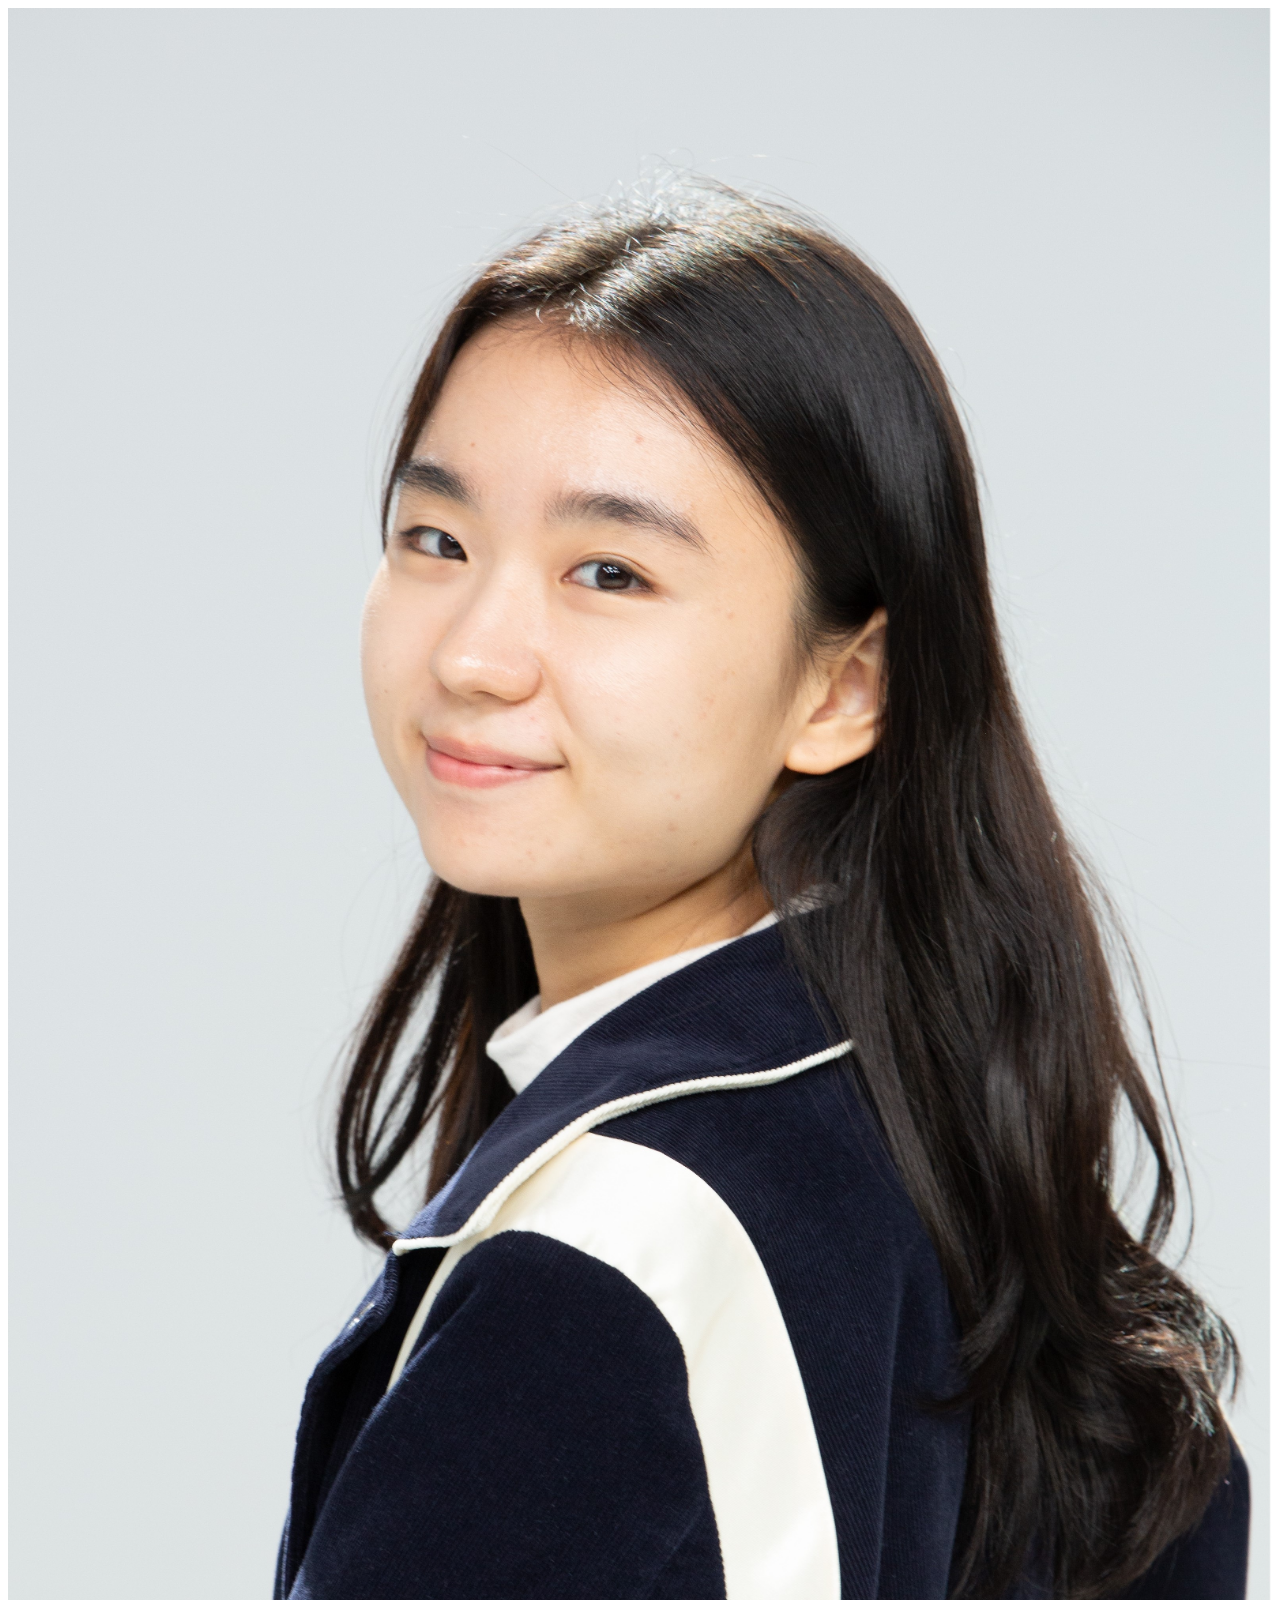
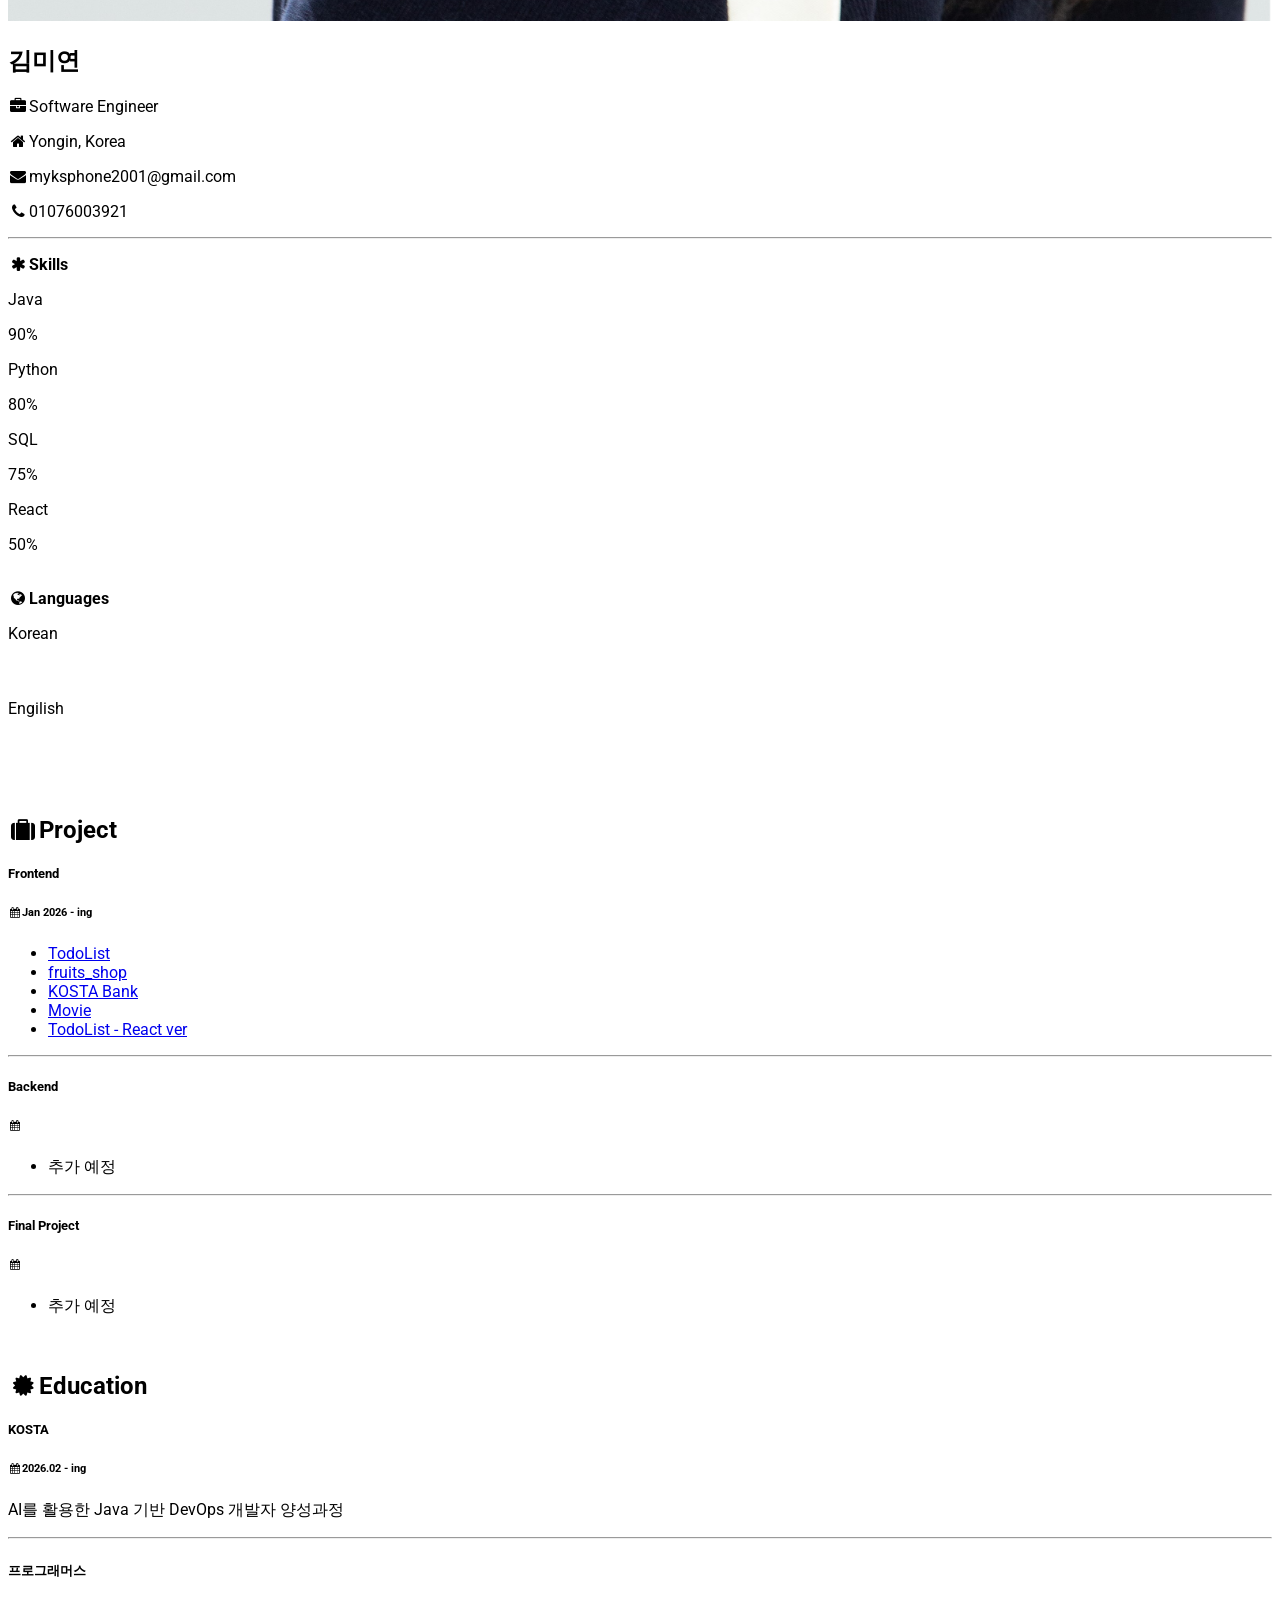
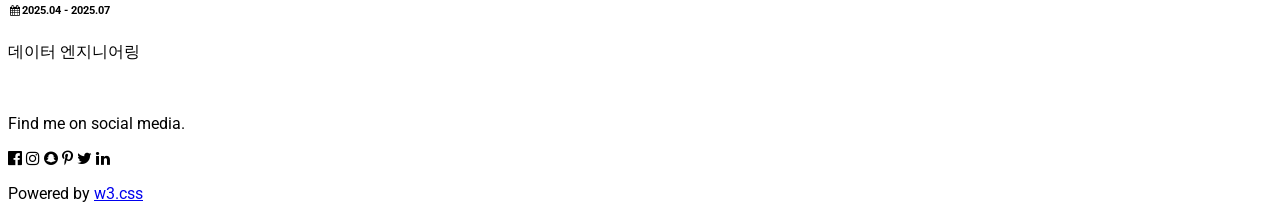
<file: index.html>
<!doctype html>
<html>
  <head>
    <title>Miyeon PortFolio</title>
    <meta charset="UTF-8" />
    <meta name="viewport" content="width=device-width, initial-scale=1" />
    <link rel="stylesheet" href="https://www.w3schools.com/w3css/5/w3.css" />
    <link
      rel="stylesheet"
      href="https://fonts.googleapis.com/css?family=Roboto"
    />
    <link
      rel="stylesheet"
      href="https://cdnjs.cloudflare.com/ajax/libs/font-awesome/4.7.0/css/font-awesome.min.css"
    />
    <style>
      html,
      body,
      h1,
      h2,
      h3,
      h4,
      h5,
      h6 {
        font-family: "Roboto", sans-serif;
      }
    </style>
  </head>
  <body class="w3-light-grey">
    <!-- Page Container -->
    <div class="w3-content w3-margin-top" style="max-width: 1400px">
      <!-- The Grid -->
      <div class="w3-row-padding">
        <!-- Left Column -->
        <div class="w3-third">
          <div class="w3-white w3-text-grey w3-card-4">
            <div class="w3-display-container">
              <img src="img/miyeon.JPG" style="width: 100%" alt="miyeon" />
              <div class="w3-display-bottomleft w3-container w3-text-white">
                <h2>김미연</h2>
              </div>
            </div>
            <div class="w3-container">
              <p>
                <i
                  class="fa fa-briefcase fa-fw w3-margin-right w3-large w3-text-teal"
                ></i
                >Software Engineer
              </p>
              <p>
                <i
                  class="fa fa-home fa-fw w3-margin-right w3-large w3-text-teal"
                ></i
                >Yongin, Korea
              </p>
              <p>
                <i
                  class="fa fa-envelope fa-fw w3-margin-right w3-large w3-text-teal"
                ></i
                >myksphone2001@gmail.com
              </p>
              <p>
                <i
                  class="fa fa-phone fa-fw w3-margin-right w3-large w3-text-teal"
                ></i
                >01076003921
              </p>
              <hr />

              <p class="w3-large">
                <b
                  ><i
                    class="fa fa-asterisk fa-fw w3-margin-right w3-text-teal"
                  ></i
                  >Skills</b
                >
              </p>
              <p>Java</p>
              <div class="w3-light-grey w3-round-xlarge w3-small">
                <div
                  class="w3-container w3-center w3-round-xlarge w3-teal"
                  style="width: 90%"
                >
                  90%
                </div>
              </div>
              <p>Python</p>
              <div class="w3-light-grey w3-round-xlarge w3-small">
                <div
                  class="w3-container w3-center w3-round-xlarge w3-teal"
                  style="width: 80%"
                >
                  <div class="w3-center w3-text-white">80%</div>
                </div>
              </div>
              <p>SQL</p>
              <div class="w3-light-grey w3-round-xlarge w3-small">
                <div
                  class="w3-container w3-center w3-round-xlarge w3-teal"
                  style="width: 75%"
                >
                  75%
                </div>
              </div>
              <p>React</p>
              <div class="w3-light-grey w3-round-xlarge w3-small">
                <div
                  class="w3-container w3-center w3-round-xlarge w3-teal"
                  style="width: 50%"
                >
                  50%
                </div>
              </div>
              <br />

              <p class="w3-large w3-text-theme">
                <b
                  ><i class="fa fa-globe fa-fw w3-margin-right w3-text-teal"></i
                  >Languages</b
                >
              </p>
              <p>Korean</p>
              <div class="w3-light-grey w3-round-xlarge">
                <div
                  class="w3-round-xlarge w3-teal"
                  style="height: 24px; width: 100%"
                ></div>
              </div>
              <p>Engilish</p>
              <div class="w3-light-grey w3-round-xlarge">
                <div
                  class="w3-round-xlarge w3-teal"
                  style="height: 24px; width: 55%"
                ></div>
              </div>
              <!-- <p>German</p>
              <div class="w3-light-grey w3-round-xlarge">
                <div
                  class="w3-round-xlarge w3-teal"
                  style="height: 24px; width: 25%"
                ></div>
              </div> -->
              <br />
            </div>
          </div>
          <br />

          <!-- End Left Column -->
        </div>

        <!-- Right Column -->
        <div class="w3-twothird">
          <div class="w3-container w3-card w3-white w3-margin-bottom">
            <h2 class="w3-text-grey w3-padding-16">
              <i
                class="fa fa-suitcase fa-fw w3-margin-right w3-xxlarge w3-text-teal"
              ></i
              >Project
            </h2>
            <div class="w3-container">
              <h5 class="w3-opacity">
                <b>Frontend</b>
              </h5>
              <h6 class="w3-text-teal">
                <i class="fa fa-calendar fa-fw w3-margin-right"></i>Jan 2026 -
                ing<!--Jan 2015 -
                <span class="w3-tag w3-teal w3-round">Current</span>-->
              </h6>
              <div>
                <ul>
                  <li><a href="TodoList/ex03_TodoList_JS.html">TodoList</a></li>
                  <li><a href="fruits_shop_temp/index.html">fruits_shop</a></li>
                  <li><a href="WS_03_template/index.html">KOSTA Bank</a></li>
                  <li><a href="MovieSample/index.html">Movie</a></li>
                  <li>
                    <a href="./TodoList_React/index.html"
                      >TodoList - React ver</a
                    >
                  </li>
                </ul>
              </div>
              <hr />
            </div>
            <div class="w3-container">
              <h5 class="w3-opacity"><b>Backend</b></h5>
              <h6 class="w3-text-teal">
                <i class="fa fa-calendar fa-fw w3-margin-right"></i>
              </h6>
              <div>
                <ul>
                  <li>추가 예정</li>
                </ul>
              </div>
              <hr />
            </div>
            <div class="w3-container">
              <h5 class="w3-opacity">
                <b>Final Project</b>
              </h5>
              <h6 class="w3-text-teal">
                <i class="fa fa-calendar fa-fw w3-margin-right"></i>
              </h6>
              <div>
                <ul>
                  <li>추가 예정</li>
                </ul>
              </div>
              <br />
            </div>
          </div>

          <div class="w3-container w3-card w3-white">
            <h2 class="w3-text-grey w3-padding-16">
              <i
                class="fa fa-certificate fa-fw w3-margin-right w3-xxlarge w3-text-teal"
              ></i
              >Education
            </h2>
            <div class="w3-container">
              <h5 class="w3-opacity"><b>KOSTA</b></h5>
              <h6 class="w3-text-teal">
                <i class="fa fa-calendar fa-fw w3-margin-right"></i>2026.02 -
                ing
              </h6>
              <p>AI를 활용한 Java 기반 DevOps 개발자 양성과정</p>
              <hr />
            </div>
            <!-- <div class="w3-container">
              <h5 class="w3-opacity"><b>London Business School</b></h5>
              <h6 class="w3-text-teal">
                <i class="fa fa-calendar fa-fw w3-margin-right"></i>2013 - 2015
              </h6>
              <p>Master Degree</p>
              <hr />
            </div> -->
            <div class="w3-container">
              <h5 class="w3-opacity"><b>프로그래머스</b></h5>
              <h6 class="w3-text-teal">
                <i class="fa fa-calendar fa-fw w3-margin-right"></i>2025.04 -
                2025.07
              </h6>
              <p>데이터 엔지니어링</p>
              <br />
            </div>
          </div>

          <!-- End Right Column -->
        </div>

        <!-- End Grid -->
      </div>

      <!-- End Page Container -->
    </div>

    <footer class="w3-container w3-teal w3-center w3-margin-top">
      <p>Find me on social media.</p>
      <i class="fa fa-facebook-official w3-hover-opacity"></i>
      <i class="fa fa-instagram w3-hover-opacity"></i>
      <i class="fa fa-snapchat w3-hover-opacity"></i>
      <i class="fa fa-pinterest-p w3-hover-opacity"></i>
      <i class="fa fa-twitter w3-hover-opacity"></i>
      <i class="fa fa-linkedin w3-hover-opacity"></i>
      <p>
        Powered by
        <a href="https://www.w3schools.com/w3css/default.asp" target="_blank"
          >w3.css</a
        >
      </p>
    </footer>
  </body>
</html>
</file>
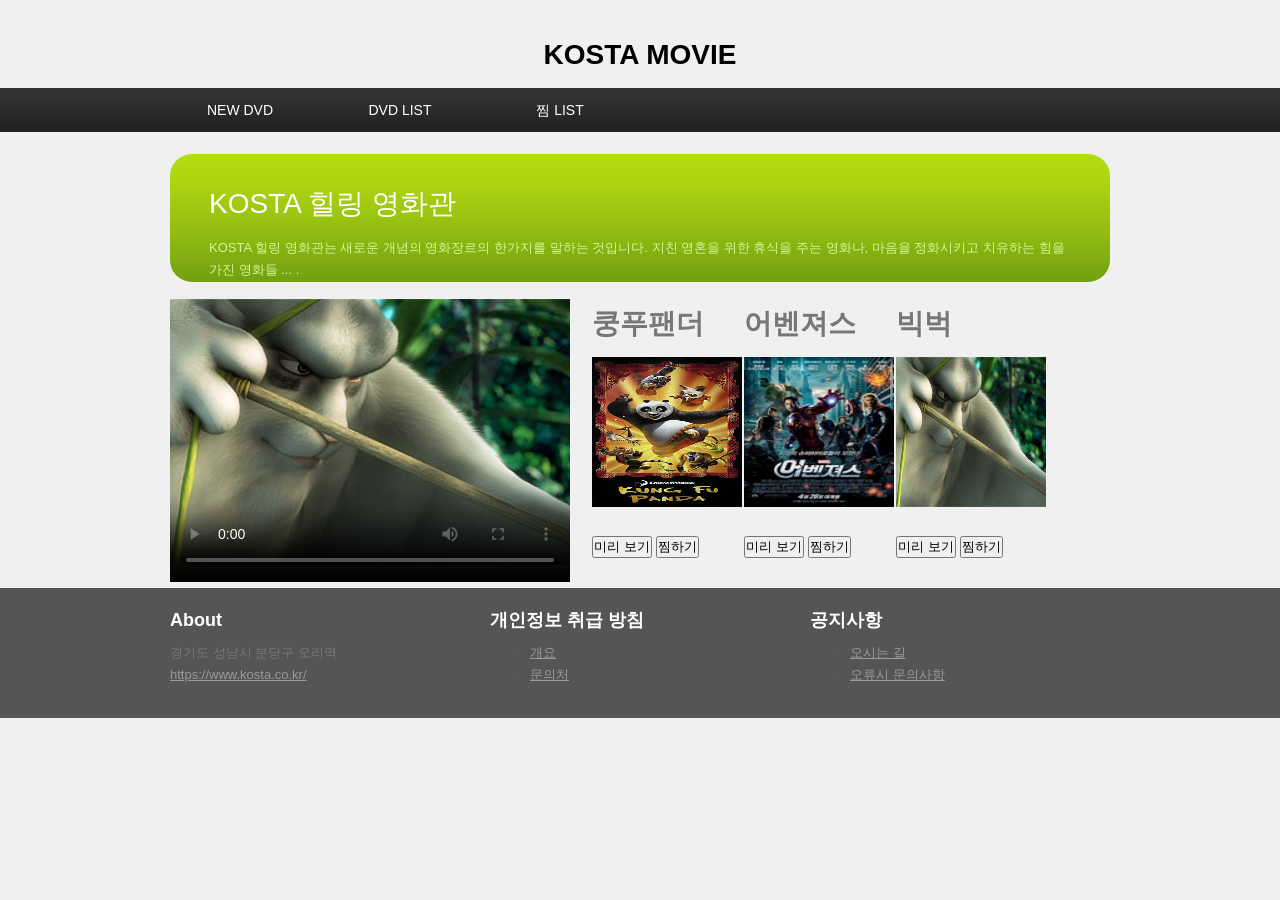
<file: MovieSample/index.html>
<!doctype html>
<html lang="ko">
  <head>
    <meta charset="utf-8" />
    <title>GSITM MOVIE</title>
    <link rel="stylesheet" href="css/layout.css" type="text/css" />
    <style type="text/css">
      table {
        float: left;
        padding-left: 20px;
      }
      .poster {
        width: 150px;
        height: 150px;
      }
      table caption {
        font-size: 24px;
      }
    </style>
  </head>
  <body>
    <header>
      <h1 align="center">KOSTA MOVIE</h1>
    </header>
    <nav>
      <ul>
        <li class="selected"><a href="#">NEW DVD</a></li>
        <li class="selected"><a href="#">DVD LIST</a></li>
        <li class="selected"><a href="cartList.html">찜 LIST</a></li>
      </ul>
    </nav>
    <section id="intro">
      <header>
        <h2>KOSTA 힐링 영화관</h2>
      </header>
      <p>
        KOSTA 힐링 영화관는 새로운 개념의 영화장르의 한가지를 말하는 것입니다.
        지친 영혼을 위한 휴식을 주는 영화나, 마음을 정화시키고 치유하는 힘을
        가진 영화들 ... .
      </p>
    </section>
    <div id="content">
      <article class="blogPost">
        <section>
          <video
            width="400"
            height="300"
            controls="controls"
            poster="img/poster.jpg"
            id="video"
          ></video>
        </section>
        <section>
          <table>
            <tr>
              <td>
                <h2>쿵푸팬더</h2>
                <p />
                <img class="poster" src="img/movie_image2.jpg" />
                <p />
                <button
                  name="vplay"
                  data-media-src="media/KungFuPanda_Sample.mp4"
                >
                  미리 보기
                </button>
                <button
                  name="cartinsert"
                  id="1001"
                  data-info="쿵푸팬더,img/movie_image2.jpg,3000"
                >
                  찜하기
                </button>
              </td>
              <td>
                <h2>어벤져스</h2>
                <p />
                <img class="poster" src="img/avengers.jpg" />
                <p />
                <button name="vplay" data-media-src="media/avengers.mp4">
                  미리 보기
                </button>
                <button
                  name="cartinsert"
                  id="1002"
                  data-info="어벤져스,img/avengers.jpg,3000"
                >
                  찜하기
                </button>
              </td>
              <td>
                <h2>빅벅</h2>
                <p />
                <img class="poster" src="img/BigBuck.jpg" />
                <p />
                <button name="vplay" data-media-src="media/BigBuck.theora.ogv">
                  미리 보기
                </button>
                <button
                  name="cartinsert"
                  id="1003"
                  data-info="빅벅,img/BigBuck.jpg,2500"
                >
                  찜하기
                </button>
              </td>
            </tr>
          </table>
        </section>
      </article>
    </div>
    <footer>
      <div>
        <section id="about">
          <h3>About</h3>
          <p>
            경기도 성남시 분당구 오리역 <br />
            <a href="#">https://www.kosta.co.kr/</a>
          </p>
        </section>
        <section id="security">
          <h3>개인정보 취급 방침</h3>
          <ul>
            <li><a href="#">개요</a></li>
            <li><a href="#">문의처</a></li>
          </ul>
        </section>
        <section id="notice">
          <h3>공지사항</h3>
          <ul>
            <li><a href="#">오시는 길</a></li>
            <li><a href="#">오류시 문의사항</a></li>
          </ul>
        </section>
      </div>
    </footer>
    <script>
      document.querySelector("[name=vplay]").addEventListener(
        "click",
        () => {
          let videoPath = document
            .querySelector("[name=vplay]")
            .getAttribute("data-media-src");
          document.querySelector("#video").src = videoPath;
          video.play();
        },
        false,
      );

      document.querySelectorAll("[name=cartinsert]").forEach((btn) => {
        btn.addEventListener(
          "click",
          (event) => {
            let key = event.target.id;
            let value = event.target.getAttribute("data-info");

            localStorage.setItem(key, value);
          },
          false,
        );
      });
    </script>
  </body>
</html>
</file>
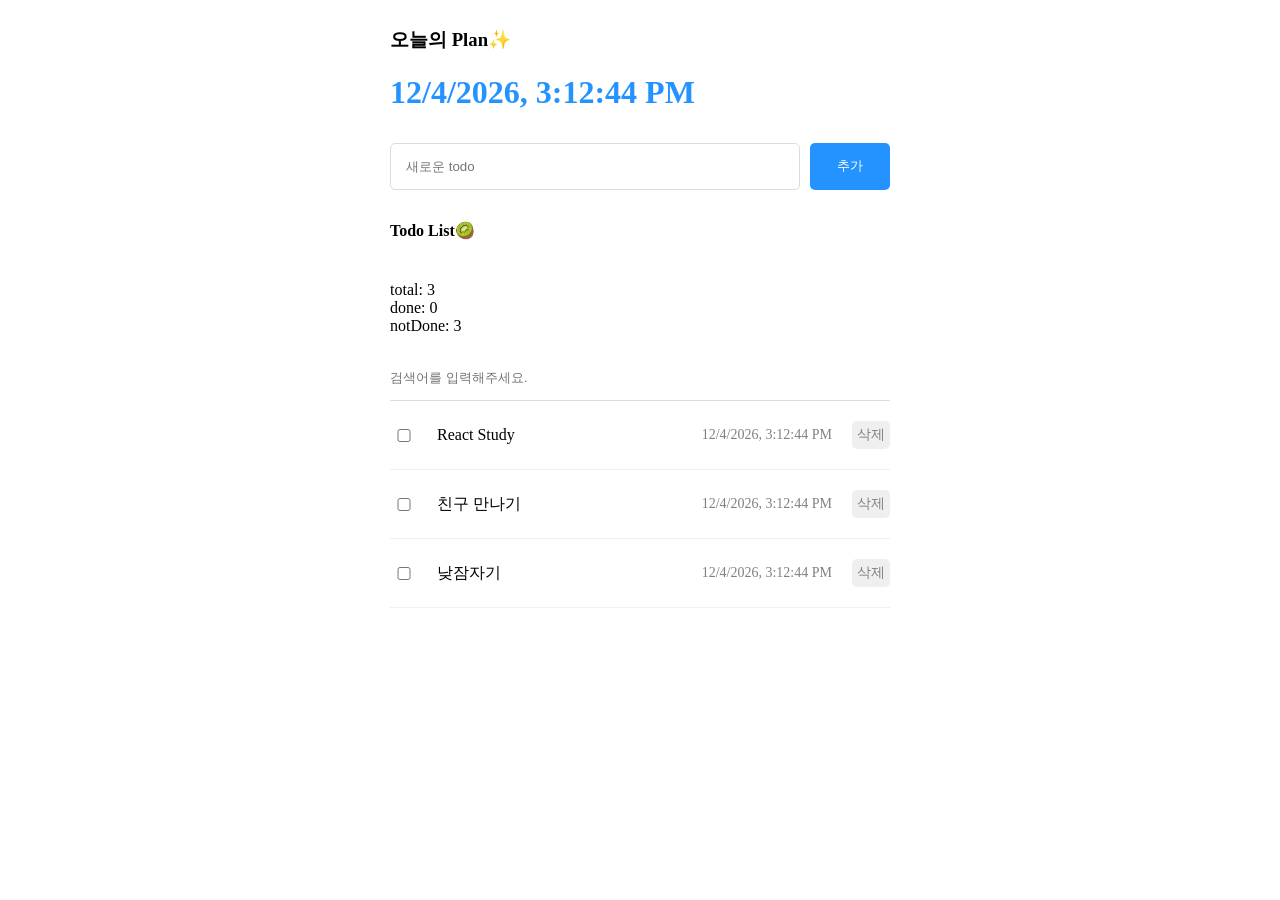
<file: TodoList_React/index.html>
<!doctype html>
<html lang="en">
  <head>
    <meta charset="UTF-8" />
    <link rel="icon" type="image/svg+xml" href="./favicon.svg" />
    <meta name="viewport" content="width=device-width, initial-scale=1.0" />
    <title>todolist</title>
    <script type="module" crossorigin src="./assets/index-m7iNcYxF.js"></script>
    <link rel="stylesheet" crossorigin href="./assets/index-xOfARI86.css">
  </head>
  <body>
    <div id="root"></div>
  </body>
</html>
</file>
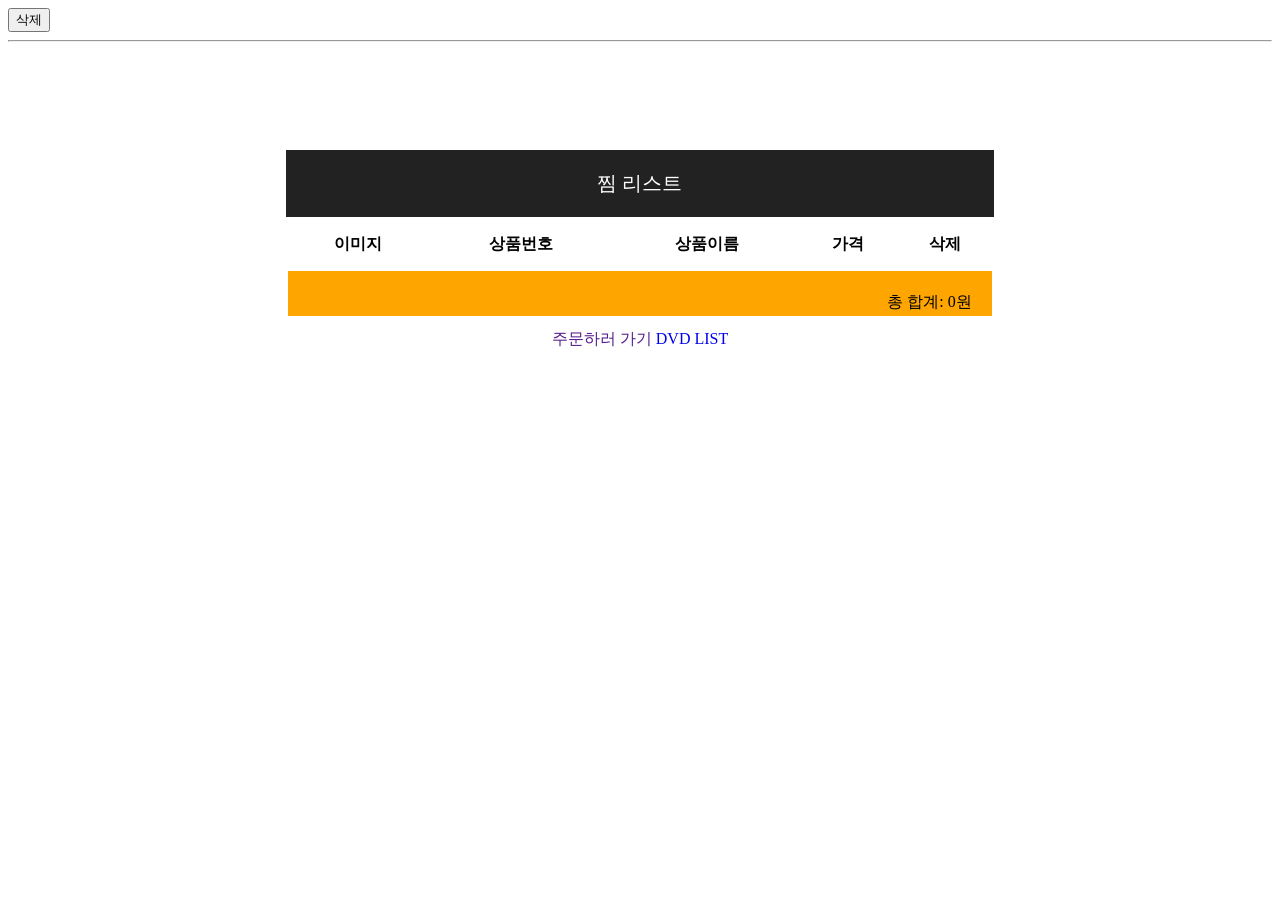
<file: MovieSample/cartList.html>
<!doctype html>
<html>
  <head>
    <meta charset="utf-8" />
    <title>Insert title here</title>
    <link rel="stylesheet" type="text/css" href="css/basic.css" />
    <style type="text/css">
      .poster {
        width: 150px;
        height: 150px;
      }

      a {
        text-decoration: none;
      }
    </style>

    <script type="text/javascript"></script>
  </head>
  <body>
    <button name="delItem">삭제</button>
    <hr />
    <article class="main">
      <section>
        <table width="80%" align="center">
          <caption class="caption">
            찜 리스트
          </caption>
          <thead>
            <tr>
              <th>이미지</th>
              <th>상품번호</th>
              <th>상품이름</th>
              <th>가격</th>
              <th>삭제</th>
            </tr>
          </thead>
          <tbody id="content">
            <!-- 찜목록 출력 -->
          </tbody>
        </table>
      </section>
      <section class="toalprice" id="price">
        <!-- 가격 -->
      </section>
      <section class="link">
        <table align="center">
          <tr>
            <td align="center">
              <a href="">주문하러 가기</a>
              <a href="index.html">DVD LIST</a>
            </td>
          </tr>
        </table>
      </section>
    </article>
    <script>
      document.querySelector("#content").innerHTML = "";

      for (let i = 0; i < localStorage.length; i++) {
        let mvId = localStorage.key(i);
        let data = localStorage.getItem(mvId);

        const [mvName, mvImg, mvPrice] = data.split(",");
        let formattedPrice = Number(mvPrice).toLocaleString();
        document.querySelector("#content").innerHTML += `<tr>
      <td><img class="poster" src="${mvImg}"></td>
      <td>${mvName}</td>
      <td>${mvId}</td>
      <td>${formattedPrice}원</td>
      <td><input type="button" data-movie-id='${mvId}' value="삭제" /></td>
      </tr>`;
      }

      //총 가격 합계
      let totalPrice = 0;
      function sumPrice() {
        totalPrice = 0;
        for (let i = 0; i < localStorage.length; i++) {
          let mvId = localStorage.key(i);
          let data = localStorage.getItem(mvId);

          const [mvName, mvImg, mvPrice] = data.split(",");
          totalPrice += Number(mvPrice);
        }
        document.querySelector("#price").innerHTML =
          `<p>총 합계: ${totalPrice.toLocaleString()}원</p>`;
      }
      sumPrice();

      //삭제하기
      document.body.addEventListener(
        "click",
        (event) => {
          if (event.target.matches("[value=삭제]")) {
            let tr = event.target.parentElement.parentElement; //button->td->tr
            //tr삭제
            tr.parentElement.removeChild(tr);
            let mvId = event.target.getAttribute("data-movie-id");
            //localeStorage 데이터 삭제
            if (mvId) localStorage.removeItem(mvId);

            sumPrice();
          }
        },
        false,
      );
    </script>
  </body>
</html>
</file>
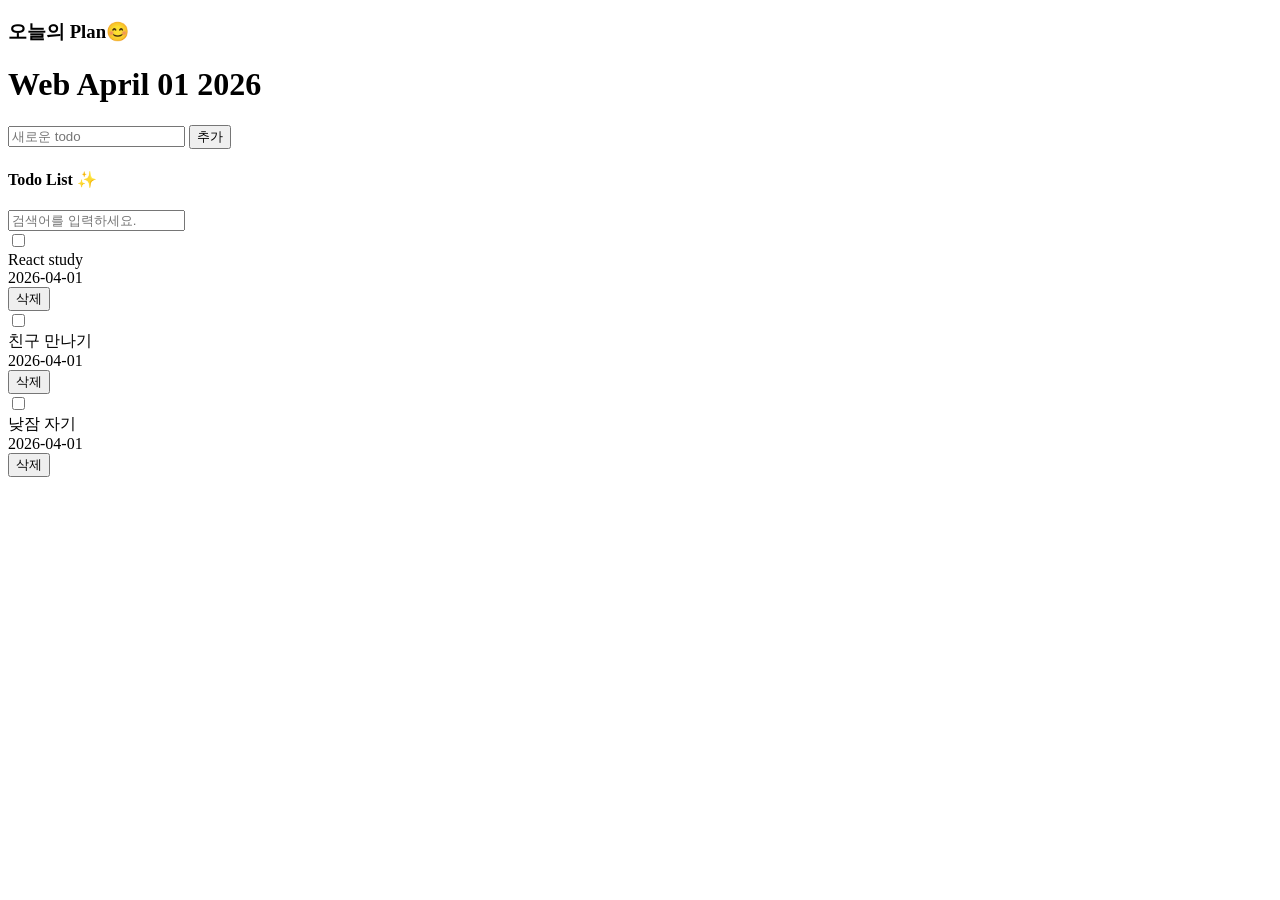
<file: TodoList/ex01_TodoList_UI.html>
<!doctype html>
<html lang="en">
  <head>
    <meta charset="UTF-8" />
    <meta name="viewport" content="width=device-width, initial-scale=1.0" />
    <title>Document</title>
  </head>
  <body>
    <div class="App">
      <div class="Header">
        <h3>오늘의 Plan😊</h3>
        <h1>Web April 01 2026</h1>
      </div>

      <form>
        <div class="Editor">
          <input type="text" placeholder="새로운 todo" />
          <button>추가</button>
        </div>
      </form>

      <div class="List">
        <h4>Todo List ✨</h4>
        <input type="text" placeholder="검색어를 입력하세요." />
        <div class="todos_wrapper">
          <div class="TodoItem">
            <input type="checkbox" />
            <div class="content">React study</div>
            <div class="date">2026-04-01</div>
            <button onclick="">삭제</button>
          </div>
          <div class="TodoItem">
            <input type="checkbox"/>
            <div class="content">친구 만나기</div>
            <div class="date">2026-04-01</div>
            <button onclick="">삭제</button>
          </div>
          <div class="TodoItem">
            <input type="checkbox"/>
            <div class="content">낮잠 자기</div>
            <div class="date">2026-04-01</div>
            <button onclick="">삭제</button>
          </div>
          <!--item 끝-->
        </div>
        <!--todo-wrapper 끝-->
      </div>
      <!--List 끝-->
    </div>
    <!--App 끝-->
  </body>
</html>
</file>
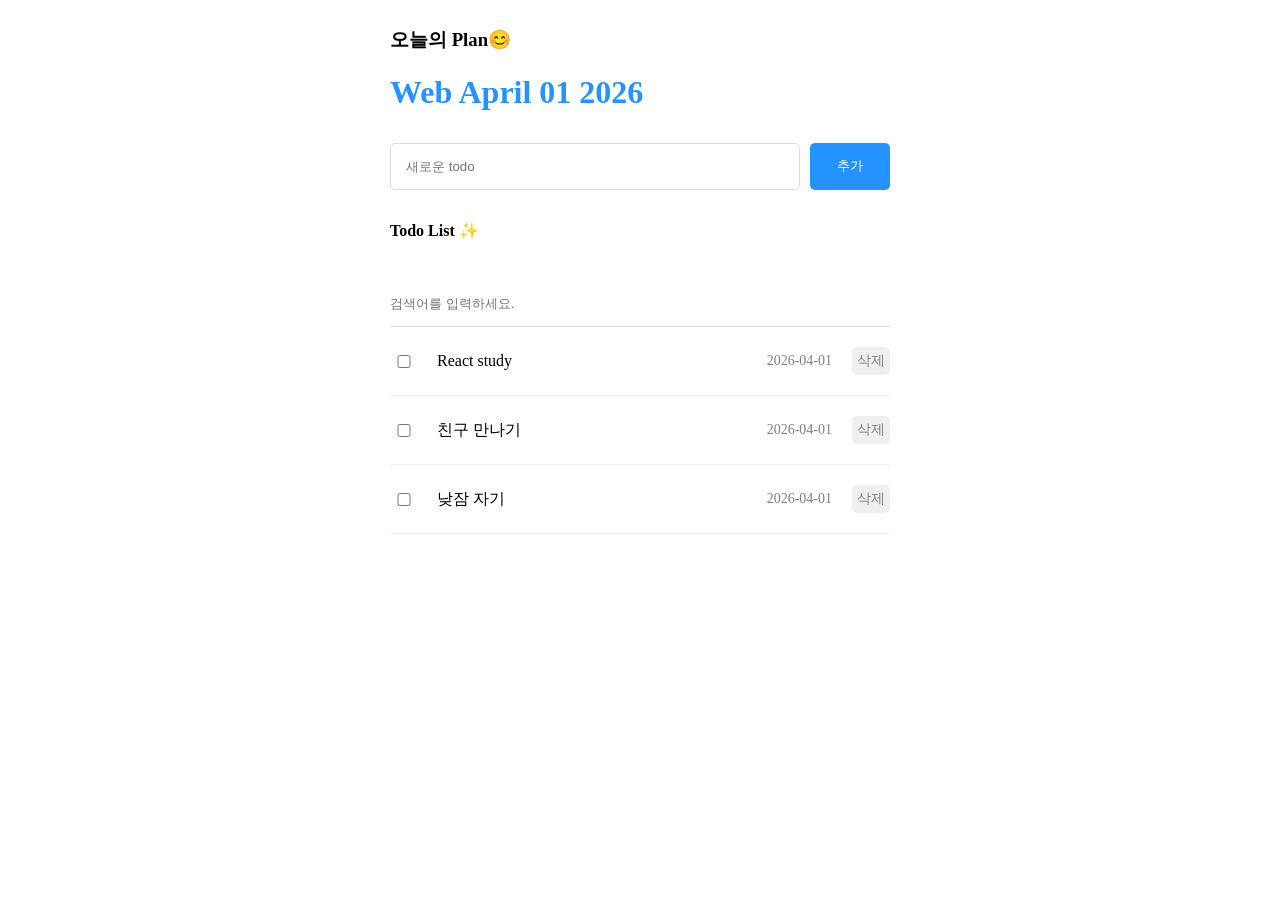
<file: TodoList/ex02_TodoList_CSS.html>
<!doctype html>
<html lang="en">
  <head>
    <meta charset="UTF-8" />
    <meta name="viewport" content="width=device-width, initial-scale=1.0" />
    <title>Document</title>
    <link rel="stylesheet" type="text/css" href="css/App.css" />
    <link rel="stylesheet" type="text/css" href="css/Editor.css" />
    <link rel="stylesheet" type="text/css" href="css/Header.css" />
    <link rel="stylesheet" type="text/css" href="css/List.css" />
    <link rel="stylesheet" type="text/css" href="css/TodoItem.css" />
  </head>
  <body>
    <div class="App">
      <div class="Header">
        <h3>오늘의 Plan😊</h3>
        <h1>Web April 01 2026</h1>
      </div>

      <form>
        <div class="Editor">
          <input type="text" placeholder="새로운 todo" />
          <button>추가</button>
        </div>
      </form>

      <div class="List">
        <h4>Todo List ✨</h4>
        <input type="text" placeholder="검색어를 입력하세요." />
        <div class="todos_wrapper">
          <div class="TodoItem">
            <input type="checkbox" />
            <div class="content">React study</div>
            <div class="date">2026-04-01</div>
            <button onclick="">삭제</button>
          </div>
          <div class="TodoItem">
            <input type="checkbox" />
            <div class="content">친구 만나기</div>
            <div class="date">2026-04-01</div>
            <button onclick="">삭제</button>
          </div>
          <div class="TodoItem">
            <input type="checkbox" />
            <div class="content">낮잠 자기</div>
            <div class="date">2026-04-01</div>
            <button onclick="">삭제</button>
          </div>
          <!--item 끝-->
        </div>
        <!--todo-wrapper 끝-->
      </div>
      <!--List 끝-->
    </div>
    <!--App 끝-->
  </body>
</html>
</file>
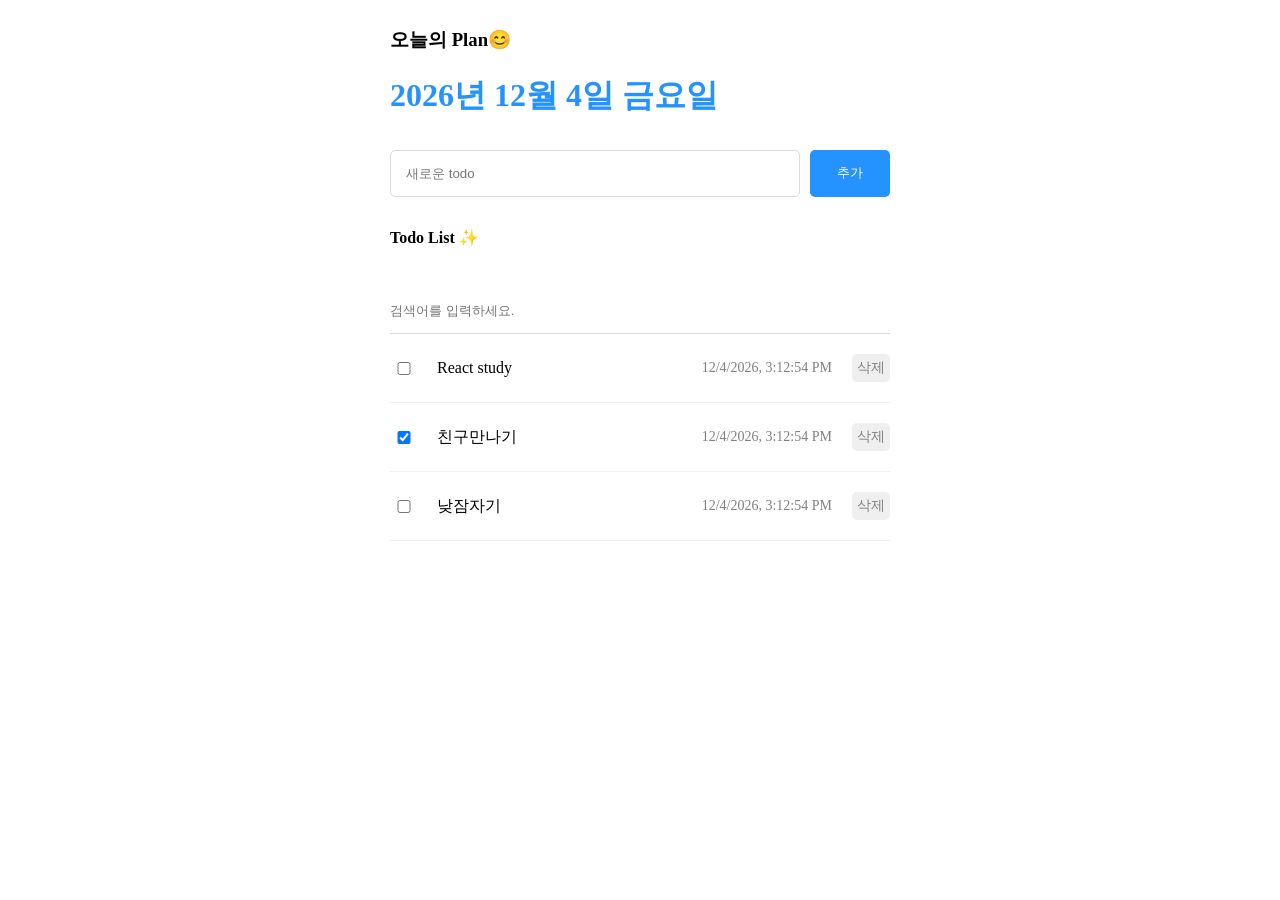
<file: TodoList/ex03_TodoList_JS.html>
<!doctype html>
<html lang="en">
  <head>
    <meta charset="UTF-8" />
    <meta name="viewport" content="width=device-width, initial-scale=1.0" />
    <title>Document</title>
    <link rel="stylesheet" type="text/css" href="css/App.css" />
    <link rel="stylesheet" type="text/css" href="css/Editor.css" />
    <link rel="stylesheet" type="text/css" href="css/Header.css" />
    <link rel="stylesheet" type="text/css" href="css/List.css" />
    <link rel="stylesheet" type="text/css" href="css/TodoItem.css" />
  </head>
  <body>
    <script>
      //초기 데이터
      let mockData = [
        {
          id: 0,
          isDone: false,
          content: "React study",
          date: new Date().getTime(),
        },
        {
          id: 1,
          isDone: true,
          content: "친구만나기",
          date: new Date().getTime(),
        },
        {
          id: 2,
          isDone: false,
          content: "낮잠자기",
          date: new Date().getTime(),
        },
      ];

      // 요일 출력을 위한 배열
      let day = ["일", "월", "화", "수", "목", "금", "토"];

      //onload()가 아닌 window.onload를 해야 출력되는 이유
      //HTML 설계도가 다 그려진 다음에 자바스크립트가 일을 시작하게 하기 위해서
      //()가 있으면 바로 지금 실행하라는 의미, 없으면 나중에 때가 되면 실행
      window.onload = () => {
        //initData(mokData) 함수 호출
        initData(mockData);
        // 현재 날짜를 년 월 일 요일로 출력한다.
        let now = new Date();
        let year = now.getFullYear();
        let month = now.getMonth() + 1; //월은 0부터 시작
        let date = now.getDate();
        let today = day[now.getDay()];

        let str = `${year}년 ${month}월 ${date}일 ${today}요일`;

        document.querySelector("h1").innerHTML = str;

        //추가 기능
        let idIndex = 3; // id의 값을 증가 시킬 변수(초기데이터가 2까지 있으므로 3부터 시작)
        document.querySelector(".Editor > button").onclick = (event) => {
          event.preventDefault(); //전송기능 막음
          /*
            id는 idIndex,
            isDone은 기본 false,
            content는 입력한 내용,
            date는 new Date().getTime()
          */
          let inputValue = document.querySelector(".Editor > input").value;

          let newData = {
            id: idIndex,
            isDone: false,
            content: inputValue,
            date: new Date().getTime(),
          };
          //준비된 하나의 레코드를 mokData에 push()함수를 이용해서 추가한다.

          mockData.push(newData); //끝에 추가
          idIndex++;
          //입력창 비우기
          document.querySelector(".Editor > input").value = "";
          initData(mockData); //호출한다.(다시 화면 랜더링)
        };

        ////////////////////////////////////////
        //검색 기능
        document.querySelector("#keyword").onkeyup = (e) => {
          let searchedTodos = getFilterData(e.target.value);

          initData(searchedTodos);
        };

        const getFilterData = (search) => {
          //검색어가 없으면 mockData를 리턴한다.
          if (search === "") {
            return mockData;
          }

          //filter함수를 이용해서 search(검색어)를 포함하고 있는 todo들를 받는다
          //filter의 결과를 리턴 한다.
          return mockData.filter((item) => {
            return item.content
              .toLocaleLowerCase()
              .includes(search.toLocaleLowerCase());
          });
        };
      };
      //////////////////////////////////
      function initData(data) {
        // mockData 배열을 forEach를 이용해서  화면에 출력한다
        /*
                date
                  toLocaleString() 시간 + 날짜
                  toLocaleDateString() 날짜

                checkbox
                  onchange=”onUpdate(id값)”
                  todo의 isDone이 true이면 checked속성 추가

                button
                   name속성 추가해서  value에 todo의 id 설정
                   onclick =”todoDel(this)” 추가
              */
        let list = "";
        data.forEach((item) => {
          list += `
                <div class="TodoItem">
                  <input type="checkbox" onchange="onUpdate(${item.id})" ${item.isDone ? "checked" : ""}/>
                  <div class="content">${item.content}</div>
                  <div class="date">${new Date(item.date).toLocaleString()}</div>
                  <button onclick="todoDel(this)" value="${item.id}" name="delete">삭제</button>
                </div>`;
        });
        document.querySelector(".todos_wrapper").innerHTML = list;
      }

      ////////////////////////////////////
      //수정 기능
      const onUpdate = (targetId) => {
        //targetId = TodoItem에서 호출할 때 전달한 id
        /*
            mockData의 state의 값들 중에 targetId와 일치하는
            todoitem의 isDone 변경 map함수를 이용한다.
            map함수의 결과를 mockData에 저장한다.
          */
        mockData = mockData.map((item) => {
          if (item.id === Number(targetId)) {
            //값과 타입 일치
            return {
              id: item.id,
              isDone: !item.isDone,
              content: item.content,
              date: item.date,
              /*
              //spread함수
              ...item, isDone: !item.isDone
              */
            };
          } else {
            return {
              id: item.id,
              isDone: item.isDone,
              content: item.content,
              date: item.date,
            };
          }
        });

        initData(mockData); //호출한다.(다시 화면 랜더링)
      };

      ///////////////////////////////////////
      //삭제 기능
      const todoDel = (th) => {
        console.log(th.value);
        //filter()함수를 이용해서 삭제하려는 대상이외의 todo만 추출해서 mockData에 담든다.
        mockData = mockData.filter((item) => item.id != Number(th.value));

        initData(mockData); //호출한다.(다시 화면 랜더링)
      };
    </script>
    <div class="App">
      <div class="Header">
        <h3>오늘의 Plan😊</h3>
        <h1></h1>
      </div>

      <!--form으로 감싸져 있으면 엔터치면 자동으로 submit된다.-->
      <form>
        <div class="Editor">
          <input type="text" placeholder="새로운 todo" />
          <button onclick="">추가</button>
        </div>
      </form>

      <div class="List">
        <h4>Todo List ✨</h4>
        <input type="text" id="keyword" placeholder="검색어를 입력하세요." />
        <div class="todos_wrapper"><!-- TodoItem이 작성되는 곳--></div>
      </div>
      <!--List 끝-->
    </div>
    <!--App 끝-->
  </body>
</html>
</file>
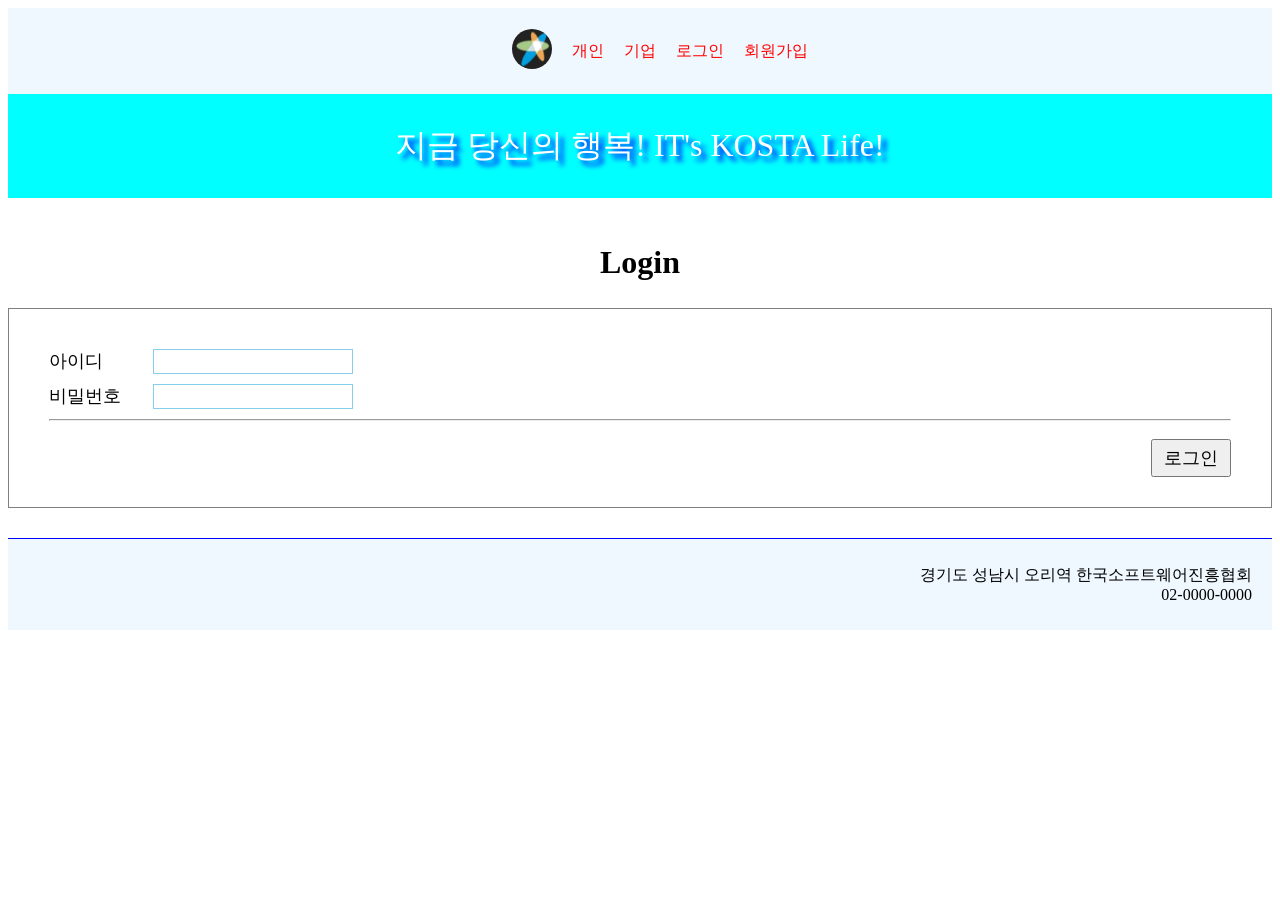
<file: WS_03_template/login.html>
<!doctype html>
<html lang="en">
  <head>
    <meta charset="UTF-8" />
    <title>IT's KOSTA - login</title>
    <link rel="stylesheet" href="css/navbar.css" type="text/css" />
    <link rel="stylesheet" href="css/common.css" type="text/css" />
    <link rel="stylesheet" href="css/footer.css" type="text/css" />
    <style>
      main {
        padding: 20px 0px; /*상하 좌우*/
      }
      main h1 {
        text-align: center;
        padding: 5px;
      }

      main form {
        height: 200px;
        border: 1px solid gray;
        padding: 40px;
      }

      main .form-item {
        margin-bottom: 10px;
      }

      main .form-item label {
        display: inline-block;
        width: 100px;
        font-size: 18px;
      }

      main .form-item input {
        font-size: 18px;
        border: 1px skyblue solid;
        width: 200px;
      }

      main form button {
        float: right;
        width: 80px;
        font-size: 18px;
        padding: 5px;
        margin-top: 10px;
      }
    </style>
  </head>
  <body>
    <header>
      <nav>
        <!-- 5개의 메뉴생성 -->
        <ul>
          <li class="logo">
            <a href="index.html"
              ><img src="images/logo.jpg" alt="로고입니다."
            /></a>
          </li>
          <li><a href="./personal.html">개인</a></li>
          <li><a href="busines.html">기업</a></li>
          <li><a href="login.html">로그인</a></li>
          <li><a href="register.html">회원가입</a></li>
        </ul>
      </nav>
    </header>

    <div id="banner">지금 당신의 행복! IT's KOSTA Life!</div>

    <main>
      <h1>Login</h1>
      <form action="index2.html" method="post">
        <div class="form-item">
          <label for="id">아이디</label>
          <input type="text" id="id" name="id" />
        </div>
        <div class="form-item">
          <label for="password">비밀번호</label>
          <input type="password" id="password" name="password" />
        </div>
        <hr />
        <button id="login">로그인</button>
      </form>
    </main>
    <script>
      //로그인 버튼 클릭하면 유효성 체크
      document.querySelector("[id=login]").addEventListener(
        "click",
        function () {
          event.preventDefault();

          let id = document.querySelector("[name=id]");
          let pwd = document.querySelector("[name=password]");
          if (!id.value) {
            alert("아이디를 입력해주세요");
            id.focus();
          }
          if (!pwd.value) {
            alert("비밀번호를 입력해주세요");
            if (!id.value) id.focus();
            else pwd.focus();
          }

          if (id.value && pwd.value) alert("입력유무 체크 완료");
        },
        false,
      );
    </script>

    <!-- footer-->
    <footer>
      <ul>
        <li>경기도 성남시 오리역 한국소프트웨어진흥협회</li>
        <li>02-0000-0000</li>
      </ul>
    </footer>
  </body>
</html>
</file>
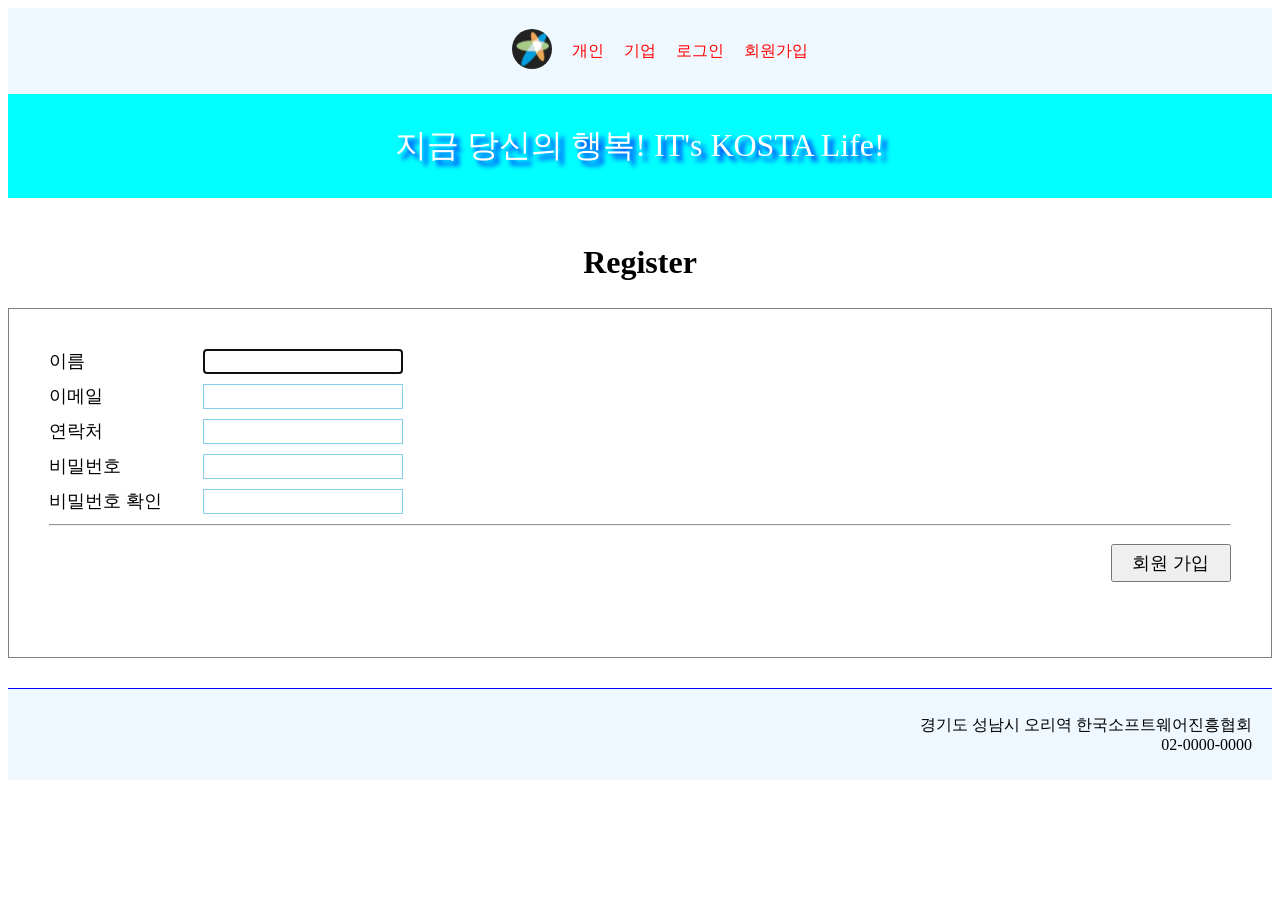
<file: WS_03_template/register.html>
<!doctype html>
<html lang="en">
  <head>
    <meta charset="UTF-8" />
    <link rel="stylesheet" href="css/navbar.css" type="text/css" />
    <link rel="stylesheet" href="css/common.css" type="text/css" />
    <link rel="stylesheet" href="css/footer.css" type="text/css" />
    <title>IT's KOSTA - register</title>
    <style>
      main {
        padding: 20px 0px; /*상하 좌우*/
      }
      main h1 {
        text-align: center;
        padding: 5px;
      }

      main form {
        height: 350px;
        border: 1px solid gray;
        padding: 40px;
      }

      main .form-item {
        margin-bottom: 10px;
      }

      main .form-item label {
        display: inline-block;
        width: 150px;
        font-size: 18px;
      }

      main .form-item input {
        font-size: 18px;
        border: 1px skyblue solid;
        width: 200px;
      }

      main form button {
        float: right;
        width: 120px;
        font-size: 18px;
        padding: 5px;
        margin-top: 10px;
      }
    </style>
  </head>
  <body>
    <header>
      <nav>
        <!-- 5개의 메뉴생성 -->
        <ul>
          <li class="logo">
            <a href="index.html"
              ><img src="images/logo.jpg" alt="로고입니다."
            /></a>
          </li>
          <li><a href="./personal.html">개인</a></li>
          <li><a href="busines.html">기업</a></li>
          <li><a href="login.html">로그인</a></li>
          <li><a href="register.html">회원가입</a></li>
        </ul>
      </nav>
    </header>

    <div id="banner">지금 당신의 행복! IT's KOSTA Life!</div>

    <main>
      <h1>Register</h1>
      <form action="index.html" method="post" novalidate="novalidate">
        <div class="form-item">
          <label for="name">이름</label>
          <input
            type="text"
            id="name"
            name="name"
            required="required"
            autofocus
          />
        </div>

        <div class="form-item">
          <label for="email">이메일</label>
          <input type="email" id="email" name="email" required />
        </div>

        <div class="form-item">
          <label for="phone">연락처</label>
          <input type="text" id="phone" name="phone" />
        </div>

        <div class="form-item">
          <label for="password">비밀번호</label>
          <input type="password" id="password" name="password" />
        </div>

        <div class="form-item">
          <label for="password2">비밀번호 확인</label>
          <input type="password" id="password2" name="password2" />
        </div>

        <hr />
        <button type="button" id="register">회원 가입</button>
      </form>
    </main>
    <script>
      //버튼 클릭하면 입력된 내용 콘솔에 출력
      document.querySelector("[id=register]").addEventListener(
        "click",
        function () {
          document.querySelectorAll("input").forEach((e, index, array) => {
            console.log(e.value);
            if (!e.value) {
              alert(e.name + "을 입력해주세요");
              e.focus();
              return;
            }
            if (e.id === "email") {
              if (!e.value.includes("@")) {
                alert("이메일 형식이 잘못되었습니다.");
                e.focus();
                return;
              }
            }
            if (e.id === "password2") {
              if (index > 0)
                if (e.value != array[index - 1].value) {
                  alert("비밀번호가 일치하지 않습니다.");
                  e.focus();
                  return;
                }
            }
          });
        },
        false,
      );
    </script>
    <footer>
      <ul>
        <li>경기도 성남시 오리역 한국소프트웨어진흥협회</li>
        <li>02-0000-0000</li>
      </ul>
    </footer>
  </body>
</html>
</file>
<file: MovieSample/css/layout.css>
* {
	margin: 0;
	padding: 0;
}

/* Tell the browser to render HTML 5 elements as block */
header, footer, section, aside, nav, article {
	display: block;
}

body {
	margin: 0 auto;
	padding: 22px 0;
	width: 940px;
	font: 13px/22px Helvetica, Arial, sans-serif;
	background: #F0F0F0;
}

h1, h2 {
	font-size: 28px;
	padding: 22px 0;
}

h3 {
	font-size: 18px;
	line-height: 22px;
	padding: 11px 0;
}

p {
	padding-bottom: 22px;
}



nav {
	position: absolute;
	left: 0;
	width: 100%;
	background: url("../img/nav_background.png");
}

	nav ul {
		margin: 0 auto;
		width: 940px;
		list-style: none;
	}

		nav ul li {
			float: left;
		}
		
			nav ul li a {
				display: block;
				margin-right: 20px;
				width: 140px;
				font-size: 14px;
				line-height: 44px;
				text-align: center;
				text-decoration: none;
				color: #777;
			}
			
				nav ul li a:hover {
					color: #fff;
				}
			
			nav ul li.selected a {
				color: #fff;
			}
			
			nav ul li.subscribe a {
				margin-left: 22px;
				padding-left: 33px;
				text-align: left;
				background: url("../img/rss.png") left center no-repeat;
			}



#intro {
	position: relative;
	margin-top: 66px;
	padding: 39px;
	background: #80027f url("../img/intro_background.png") repeat-x;
	height : 50px;
	width: 100%
	
	/* Background-size not implemented yet */
	-webkit-background-size: 100%;
	-o-background-size: 100%;
	-khtml-background-size: 100%;

	
	/* Border-radius not implemented yet */
	-moz-border-radius: 22px;
	-webkit-border-radius: 22px;
}

	#intro h2, #intro p {
		position: relative;
		z-index: 9999;
	}
	
	#intro h2 {
		padding: 0 0 22px 0;
		font-weight: normal;
		color: #fff;
	}
	
	#intro p {
		padding: 0;
		color: #d9f499;
	}
	
	#intro img {
		position: absolute;
		top: 0;
		right: 0;
		width: 653px;
		height: 100%;
	
		/* Border-radius not implemented yet */
		-moz-border-radius: 22px;
		-webkit-border-radius: 22px;
	}



#content {
	display: table;
}

	#mainContent {
		display: table-cell;
		width: 620px;
		padding-right: 22px;
	}

.blogPost{
	display: table;
}

.blogPost>section{
		display: table-cell;
		width: 350px;
		font-size: 14px;
		color: #777;
		margin: 0px;
	}



footer {
	position: absolute;
	left: 0;
	width: 100%;
	background: #555;
}

	footer div {
		display: table;
		margin: 0 auto;
		padding: 10px 0;
		width: 940px;
		height: 70px;
		color: #777;
	}
	
		footer div section {
			display: table-cell;
			width: 300px;
		}
		
		footer div #about, footer div #security {
			padding-right: 20px;
		}
		
	footer h3 {
		color: #FFF;
	}
	
	footer a {
		color: #999;
	}
	
		footer a:hover {
			color: #FFF;
			text-decoration: none;
		}
	
	footer ul {
		margin: 0 0 0 40px;
		list-style: square;
		color: #565656;
	}
	
		footer ul li a {
			display: block;
		}
</file>
<file: TodoList_React/assets/index-xOfARI86.css>
.App{flex-direction:column;gap:10px;width:500px;margin:0 auto;display:flex}.Header>h1{color:#2593ff}.Editor{gap:10px;display:flex}.Editor input{border:1px solid #dcdcdc;border-radius:5px;flex:1;padding:15px}.Editor button{cursor:pointer;color:#fff;background-color:#2593ff;border:none;border-radius:5px;width:80px}.List{flex-direction:column;gap:20px;display:flex}.List>input{border:none;border-bottom:1px solid #dcdcdc;width:100%;padding:15px 0}.List>input:focus{border-bottom:1px solid #2593ff;outline:none}.List>.todos_wrapper{flex-direction:column;gap:20px;display:flex}.TodoItem{border-bottom:1px solid #f0f0f0;align-items:center;gap:20px;padding-bottom:20px;display:flex}.TodoItem input{width:20px}.TodoItem .content{flex:1}.TodoItem .date{color:gray;font-size:14px}.TodoItem button{cursor:pointer;color:gray;border:none;border-radius:5px;padding:5px;font-size:14px}
</file>
<file: MovieSample/css/basic.css>
@CHARSET "EUC-KR";
.top {position: relative;  top: 50px;  right:30px; }
.main{position: relative;  top: 100px; width: 70%; margin: 0 auto;  }
.bottom{
	position: relative;  
	top: 10px;
	width:200px;
	margin: 0 auto; 
	
	}
.link{position: relative;  top: 10px; width: 70%; margin: 0 auto; }
.caption{  background-color:#222;
		   vertical-align: middle;   
		   text-align: center; 
		   padding: 20px;
		   font-size: 20px;
		   color: #fff;
		   }
.toalprice{  
	       background-color:orange;  
	       height:35px;  
	       vertical-align: middle;   
	       text-align: right;  
	       padding: 5px 20px;
	       width:75%;
	       margin: 0 auto;
	       }
thead tr {
	height: 50px;
	margin: 10px;
}

.orderviewbox{	position: absolute;  top: 150px;
   			width: 70%;	height: 300px;  
   			vertical-align: middle;    }
.orderview{border: 1px  solid  orange;	width: 350px;  height: 100px;  text-align: center; vertical-align: middle;   }
</file>
<file: TodoList/css/App.css>
/* class App 요소 
1)display속성을 flex 적용 
2)방향은 column기준 
3)element사이의 갭은 10px 
4)가로 크기를 500px 
5)상하  좌우 margin은 0 auto 
*/
.App {
  display: flex;
  flex-direction: column;
  gap: 10px;
  width: 500px;
  margin: 0 auto;
}
</file>
<file: TodoList/css/Editor.css>
/*  class Editor에  
1) display 속성 flex 
2) gap 10px 
*/
.Editor {
  display: flex;
  gap: 10px;
}

/* class Editor의 하위 input요소 
  1)flex : 1  적용하여 부모요소에 벗어나지 않는 범위내에서 최대 크기로 나오게한다.  
2)padding 15px 적용 
3)외곽 테두리 1px solid rgb(220,220,220); 적용 
4)테두리를 둥글게 5px 적용 
 */
.Editor input {
  flex: 1;
  padding: 15px;
  border: 1px solid rgb(220, 220, 220);
  border-radius: 5px;
}

/* class Editor의 하위 button요소  
1)cusor 을 pointer로 설정 
2)가로크기 80px 
3)외곽테투리 none설정 
4)글자색상 white 
5)바탕색은 rgb(37,147,255) 
6)테두리를 둥글게 5px 적용 
*/
.Editor button {
  cursor: pointer;
  width: 80px;
  border: none;
  color: white;
  background-color: rgb(37, 147, 255);
  border-radius: 5px;
}
</file>
<file: TodoList/css/Header.css>
/* 클래스 Header의 하위 자식 h1 요소 
1) color의 속성을  rgb(37, 147, 255) 로 적용 
*/
.Header h1 {
  color: rgb(37, 147, 255);
}
</file>
<file: TodoList/css/List.css>
/* class List 에  
1)display 속성 flex,  
2)flex-direction은 column 설정 
3)gap은 20px 
*/
.List {
  display: flex;
  flex-direction: column;
  gap: 20px;
}

/* 
  class List의 하위 자식 input요소 
1)가로크기 100% 
2)외곽선 none 
3)외곽의 아래(bottom) 부분 1px solid rgb(220, 220, 220) 설정 
4)패딩 상하 15px 좌우 0px 설정  
*/
.List > input {
  width: 100%;
  border: none;
  border-bottom: 1px solid rgb(220, 220, 220);
  padding: 15px 0px;
}

/* 
 class List의 하위 자식 input:focus 요소 
  1) outline : none설정(요소의 윤곽선 없애기) 
  2) 외곽의 아래(bottom) 부분 1px solid rgb(37, 147, 255); 설정 
*/
.List > input:focus {
  outline: none;
  border-bottom: 1px solid rgb(37, 147, 255);
}

/* 
  class List의 하위 자식 class todos_wrapper 요소 
   1)display 속성 flex 
   2)flex-direction은 column 
   3)gap은 20px 
*/
.List .todos_wrapper {
  display: flex;
  flex-direction: column;
  gap: 20px;
}
</file>
<file: TodoList/css/TodoItem.css>
/* class TodoItem 요소  
1)display 속성 flex,  
2)align-items를 center (열을 기준으로 가운데 정렬) 
3)gap은 20px 
4)아래쪽 padding은 20px 
5)아래쪽 외곽선운  1px solid rgb(240, 240, 240); 
*/
.TodoItem {
  display: flex;
  align-items: center;
  gap: 20px;
  padding-bottom: 20px;
  border-bottom: 1px solid rgb(240, 240, 240);
}
/* 
 class TodoItem 하위 자식 input 요소 
  1)  가로크기 20px; 
*/
.TodoItem input {
  width: 20px;
}

/* 
 class TodoItem 하위 자식 class content 요소 
  1) flex : 1 설정( 1은 부모요소에 벗어나지 않는 범위내에서 최대 크기로 나온다. );
*/
.TodoItem .content {
  flex: 1;
}

/* 
 class TodoItem 하위 자식 class date 요소 
1)글자 크기 14px 
2)글자색상 gray 
*/
.TodoItem .date {
  font-size: 14px;
  color: gray;
}

/* 
 class TodoItem 하위 자식 class button 요소 
1)cursor : pointer 설정 
2)글자색상 gray 
3)글자크기 14px 
4)외곽선 none 
5)테두리 둥글게 5px 
6) padding은 5px 
*/
.TodoItem button {
  cursor: pointer;
  color: gray;
  font-size: 14px;
  border: none;
  border-radius: 5px;
  padding: 5px;
}
</file>
<file: WS_03_template/css/navbar.css>
header nav ul li a{
    text-decoration: none;
}

/* 한번도 방문한적이 없는경우*/
 header nav ul li a:link{
   color: red;
}

/* 방문한적이 있는 경우 - 보안상 color만 가능*/
 header nav ul li a:visited{
  color: green;
}
/*마우스 올렸을 때*/
 header nav ul li a:hover{
   color: blueviolet; 
   text-decoration: underline;
}

/*메뉴를 가로 방향 */
nav ul {
  display:flex;  
  justify-content: center;
  align-items: center;
}

nav ul li{
    list-style-type: none;
    margin:0px 10px ; /*상하    좌우*/
}

nav ul li a img{
    width: 40px; height: 40px;
    border-radius: 20px;
}

nav{
    background-color:aliceblue;
     padding: 5px;
}
</file>
<file: WS_03_template/css/common.css>
#banner{
    background-color: aqua;
    color: white;
    font-size: xx-large;
    text-align: center;
    padding: 30px;
    text-shadow: 5px 5px 5px blue;
}
/* width, height 설정할 때 padding, border 의 크기를
  width, height의 크기를 유지하면서  width, height 내에  
  padding, border 가 설정된다*/
*{
    box-sizing: border-box;
}
</file>
<file: WS_03_template/css/footer.css>
footer{
  background-color: aliceblue;
  border-top: 1px solid blue;
  margin-top: 10px;
  padding: 10px;
}

 footer ul li{
    list-style-type: none;
    text-align: right ;
    padding-right: 10px;
}
</file>
